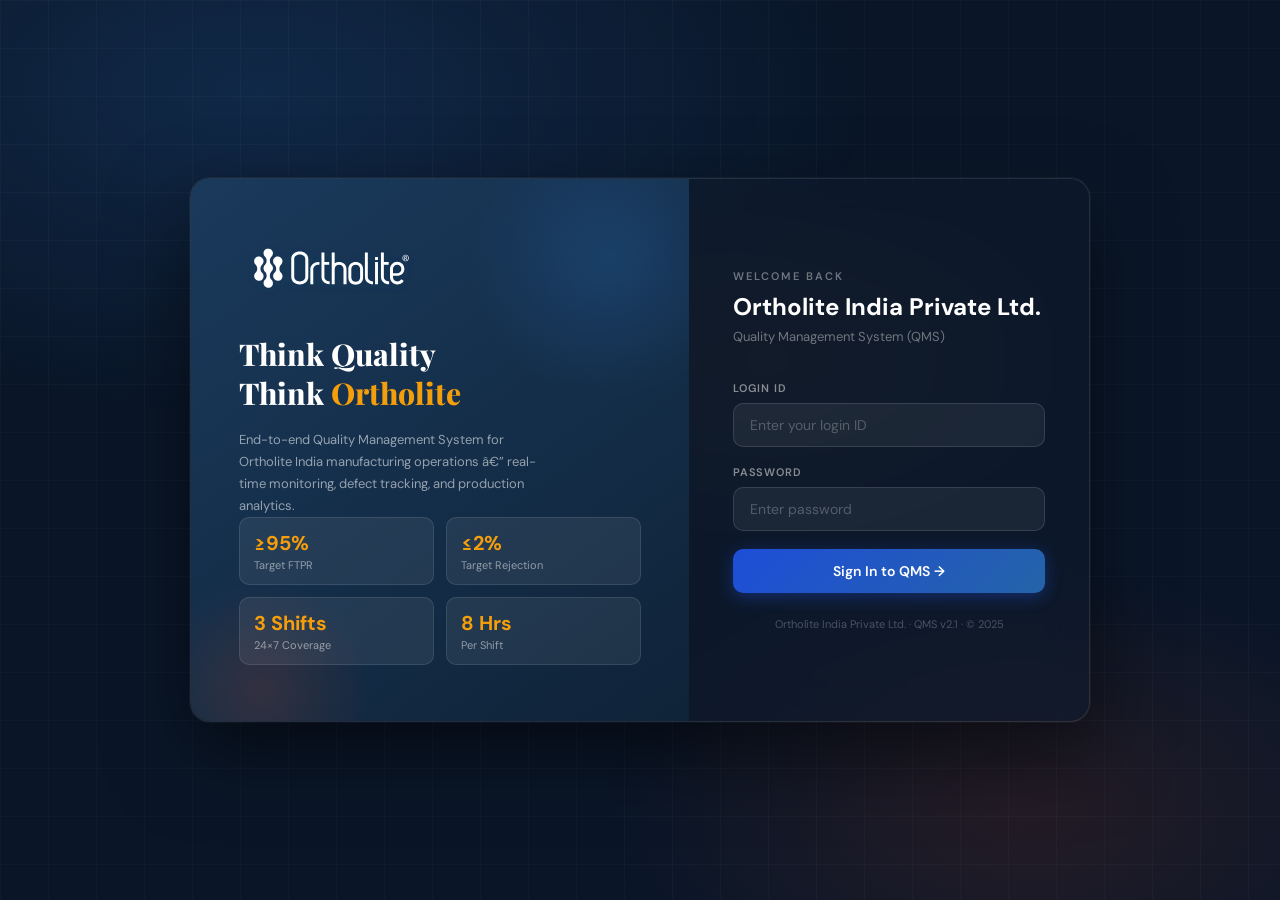
<file: index.html>
﻿<!DOCTYPE html>
<html lang="en">
<head>
<meta charset="UTF-8">
<meta name="viewport" content="width=device-width, initial-scale=1.0">
<title>Ortholite India â€” Quality Management System</title>
<link rel="preconnect" href="https://fonts.googleapis.com">
<link href="https://fonts.googleapis.com/css2?family=DM+Sans:ital,wght@0,300;0,400;0,500;0,600;0,700;1,400&family=Playfair+Display:wght@700;800&display=swap" rel="stylesheet">
<link rel="stylesheet" href="css/main.css">
<style>
body {
  min-height: 100vh;
  background: #0a1628;
  display: flex;
  align-items: center;
  justify-content: center;
  overflow: hidden;
  position: relative;
}
.bg-mesh {
  position: fixed; inset: 0; pointer-events: none; z-index: 0;
  background:
    radial-gradient(ellipse 80% 60% at 20% 10%, rgba(37,99,168,0.25) 0%, transparent 60%),
    radial-gradient(ellipse 60% 50% at 80% 90%, rgba(232,76,30,0.12) 0%, transparent 55%),
    radial-gradient(ellipse 50% 40% at 60% 40%, rgba(245,158,11,0.06) 0%, transparent 50%);
}
.bg-grid {
  position: fixed; inset: 0; pointer-events: none; z-index: 0;
  background-image: linear-gradient(rgba(255,255,255,0.025) 1px, transparent 1px),
    linear-gradient(90deg, rgba(255,255,255,0.025) 1px, transparent 1px);
  background-size: 48px 48px;
}
.login-wrapper {
  position: relative; z-index: 10;
  display: flex; gap: 0;
  background: rgba(255,255,255,0.03);
  border: 1px solid rgba(255,255,255,0.08);
  border-radius: 20px;
  overflow: hidden;
  box-shadow: 0 32px 80px rgba(0,0,0,0.5), 0 0 0 1px rgba(255,255,255,0.05);
  backdrop-filter: blur(20px);
  width: 900px; max-width: 96vw;
  animation: slideUp 0.6s cubic-bezier(0.16,1,0.3,1) both;
}
@keyframes slideUp {
  from { opacity:0; transform: translateY(32px) scale(0.97); }
  to   { opacity:1; transform: translateY(0) scale(1); }
}
.login-brand {
  flex: 1; padding: 56px 48px;
  background: linear-gradient(145deg, #1a3a5c 0%, #0f2338 100%);
  display: flex; flex-direction: column; justify-content: space-between;
  position: relative; overflow: hidden;
}
.login-brand::before {
  content:''; position:absolute; top:-60px; right:-60px;
  width:280px; height:280px; border-radius:50%;
  background: radial-gradient(circle, rgba(37,99,168,0.3) 0%, transparent 70%);
}
.login-brand::after {
  content:''; position:absolute; bottom:-80px; left:-40px;
  width:220px; height:220px; border-radius:50%;
  background: radial-gradient(circle, rgba(232,76,30,0.15) 0%, transparent 70%);
}
.brand-top { position: relative; z-index: 1; }
.brand-logo-img {
  height: 72px;
  display: block;
  margin-bottom: 28px;
}
.brand-tagline {
  font-family: 'Playfair Display', serif;
  font-size: 30px; font-weight: 800; color: white; line-height: 1.3;
  margin-bottom: 16px;
}
.brand-tagline span { color: #f59e0b; }
.brand-desc { font-size: 13px; color: rgba(255,255,255,0.55); line-height: 1.7; max-width: 300px; }
.brand-stats {
  position: relative; z-index: 1;
  display: grid; grid-template-columns: 1fr 1fr; gap: 12px;
}
.stat-pill {
  background: rgba(255,255,255,0.07); border: 1px solid rgba(255,255,255,0.1);
  border-radius: 10px; padding: 12px 14px;
}
.stat-pill .val { font-size: 20px; font-weight: 700; color: #f59e0b; }
.stat-pill .lbl { font-size: 11px; color: rgba(255,255,255,0.5); margin-top: 2px; }
.login-form-side {
  width: 400px; flex-shrink: 0; padding: 52px 44px;
  background: rgba(10,22,40,0.6);
  display: flex; flex-direction: column; justify-content: center;
}
.form-heading { margin-bottom: 8px; font-size: 11px; font-weight: 600; color: rgba(255,255,255,0.4); letter-spacing: 2px; text-transform: uppercase; }
.form-title { font-size: 24px; font-weight: 700; color: white; margin-bottom: 6px; }
.form-subtitle { font-size: 13px; color: rgba(255,255,255,0.4); margin-bottom: 36px; }
.form-group { margin-bottom: 18px; }
.form-group label { display: block; font-size: 11px; font-weight: 600; color: rgba(255,255,255,0.5); letter-spacing: 0.8px; text-transform: uppercase; margin-bottom: 8px; }
.form-group input {
  width: 100%; background: rgba(255,255,255,0.06);
  border: 1px solid rgba(255,255,255,0.12); border-radius: 10px;
  padding: 12px 16px; font-size: 14px; color: white;
  outline: none; transition: all 0.2s; font-family: 'DM Sans', sans-serif;
}
.form-group input::placeholder { color: rgba(255,255,255,0.25); }
.form-group input:focus { border-color: #2563a8; background: rgba(37,99,168,0.12); box-shadow: 0 0 0 3px rgba(37,99,168,0.2); }
.btn-signin {
  width: 100%; padding: 13px; background: linear-gradient(135deg, #1d4ed8, #2563a8);
  color: white; border: none; border-radius: 10px; font-size: 14px; font-weight: 600;
  cursor: pointer; font-family: 'DM Sans', sans-serif;
  transition: all 0.2s; letter-spacing: 0.3px;
  box-shadow: 0 4px 16px rgba(29,78,216,0.4);
}
.btn-signin:hover { transform: translateY(-1px); box-shadow: 0 6px 24px rgba(29,78,216,0.5); }
.btn-signin:active { transform: translateY(0); }
.error-alert {
  background: rgba(239,68,68,0.15); border: 1px solid rgba(239,68,68,0.3);
  color: #fca5a5; font-size: 12px; padding: 10px 14px; border-radius: 8px;
  margin-top: 12px; display: none;
}
.login-footer { text-align: center; margin-top: 24px; font-size: 11px; color: rgba(255,255,255,0.25); }
@media (max-width: 700px) {
  .login-brand { display: none; }
  .login-form-side { width: 100%; padding: 36px 28px; }
}
</style>
</head>
<body>
<div class="bg-mesh"></div>
<div class="bg-grid"></div>

<div class="login-wrapper">
  <div class="login-brand">
    <div class="brand-top">
      <img class="brand-logo-img" src="assets/logo.svg" alt="Ortholite India">
      <div class="brand-tagline">Think Quality<br>Think <span>Ortholite</span></div>
      <div class="brand-desc">End-to-end Quality Management System for Ortholite India manufacturing operations â€” real-time monitoring, defect tracking, and production analytics.</div>
    </div>
    <div class="brand-stats">
      <div class="stat-pill"><div class="val">&#8805;95%</div><div class="lbl">Target FTPR</div></div>
      <div class="stat-pill"><div class="val">&#8804;2%</div><div class="lbl">Target Rejection</div></div>
      <div class="stat-pill"><div class="val">3 Shifts</div><div class="lbl">24&times;7 Coverage</div></div>
      <div class="stat-pill"><div class="val">8 Hrs</div><div class="lbl">Per Shift</div></div>
    </div>
  </div>

  <div class="login-form-side">
    <div class="form-heading">Welcome Back</div>
    <div class="form-title">Ortholite India Private Ltd.</div>
    <div class="form-subtitle">Quality Management System (QMS)</div>

    <div class="form-group">
      <label>Login ID</label>
      <input type="text" id="loginId" placeholder="Enter your login ID" autocomplete="username">
    </div>
    <div class="form-group">
      <label>Password</label>
      <input type="password" id="loginPass" placeholder="Enter password" autocomplete="current-password">
    </div>
    <button class="btn-signin" onclick="doLogin()">Sign In to QMS &rarr;</button>
    <div class="error-alert" id="loginError">&#10060; Invalid credentials. Please check and try again.</div>
    <div class="login-footer">Ortholite India Private Ltd. &middot; QMS v2.1 &middot; &copy; 2025</div>
  </div>
</div>

<script>
const USERS = JSON.parse(localStorage.getItem('qms_users') || 'null') || [
  { name:'Admin User', id:'admin', pass:'admin123', role:'Admin', depts:[] }
];
function doLogin() {
  const id = document.getElementById('loginId').value.trim();
  const pass = document.getElementById('loginPass').value.trim();
  const user = USERS.find(u => u.id === id && u.pass === pass);
  if(user) {
    sessionStorage.setItem('qms_user', JSON.stringify(user));
    window.location.href = 'app.html';
  } else {
    document.getElementById('loginError').style.display = 'block';
  }
}
document.getElementById('loginPass').addEventListener('keydown', e => { if(e.key==='Enter') doLogin(); });
if(sessionStorage.getItem('qms_user')) window.location.href = 'app.html';
</script>
</body>
</html>
</file>
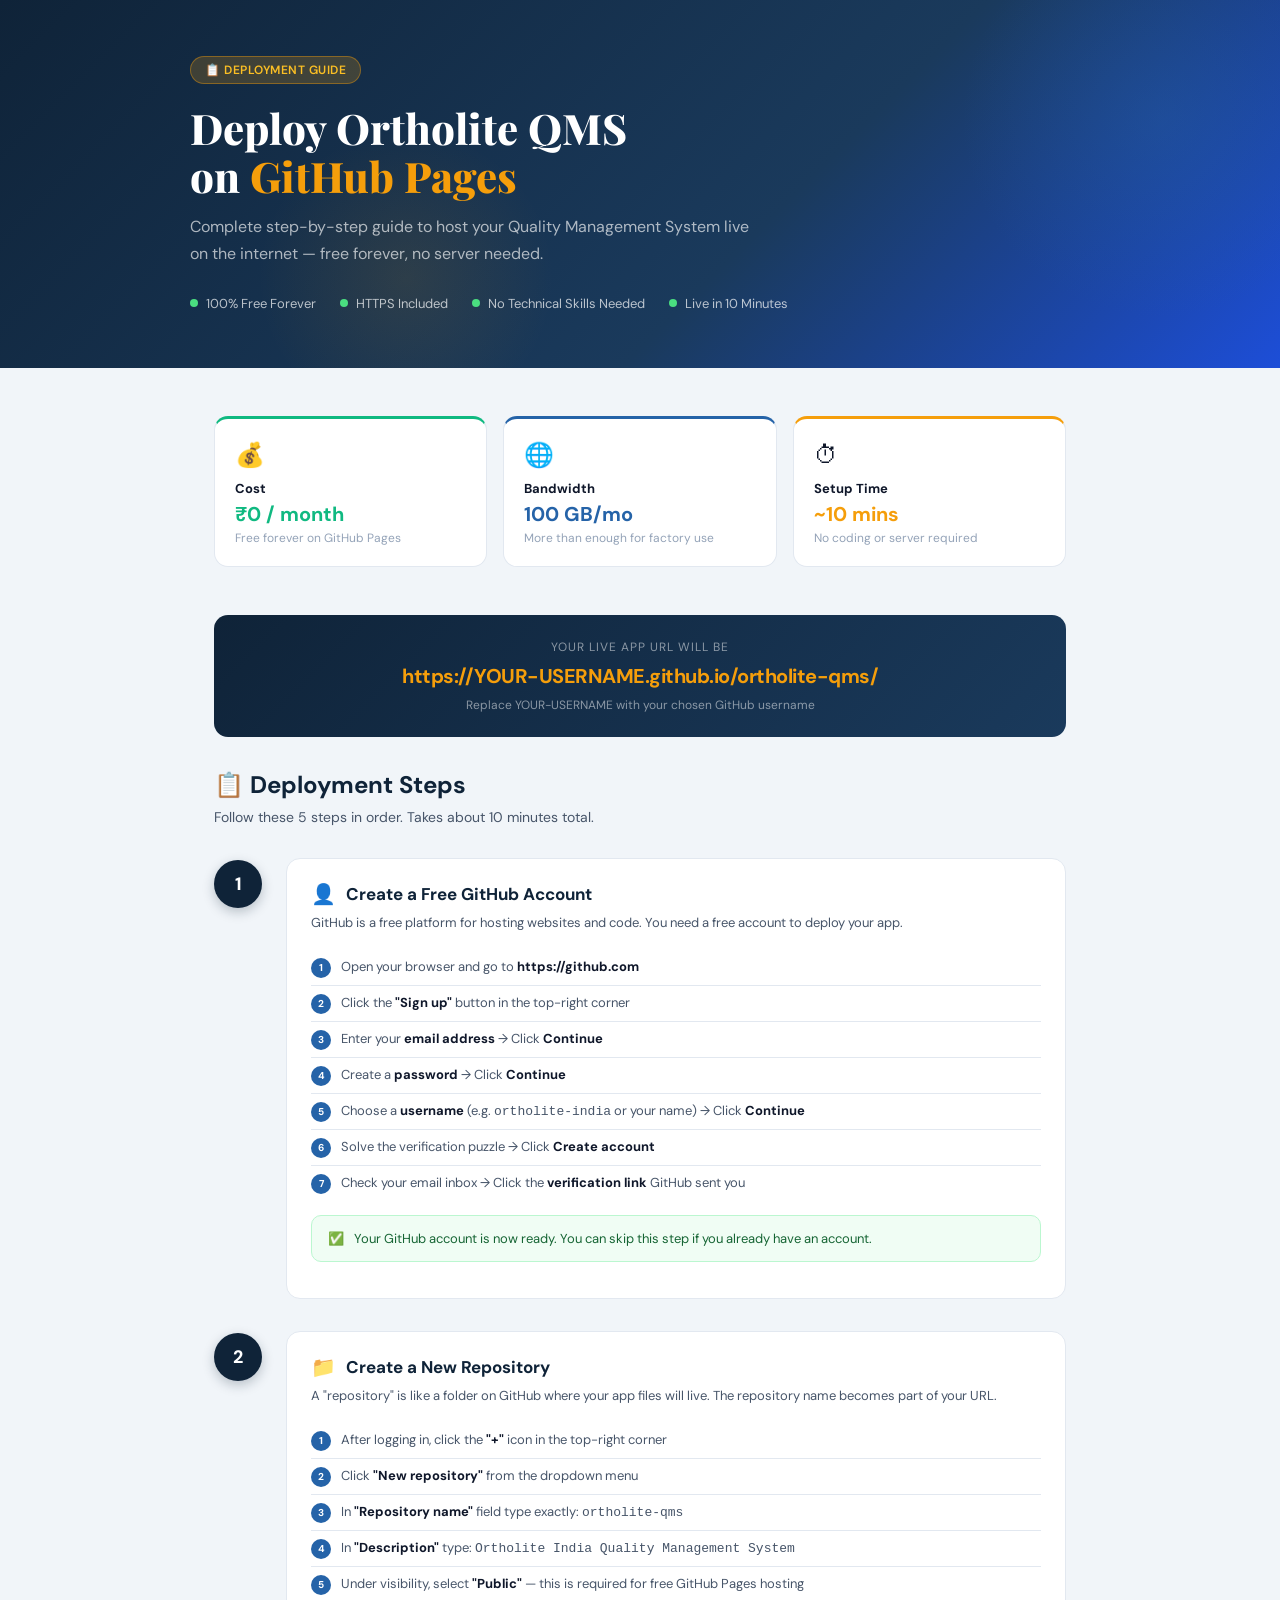
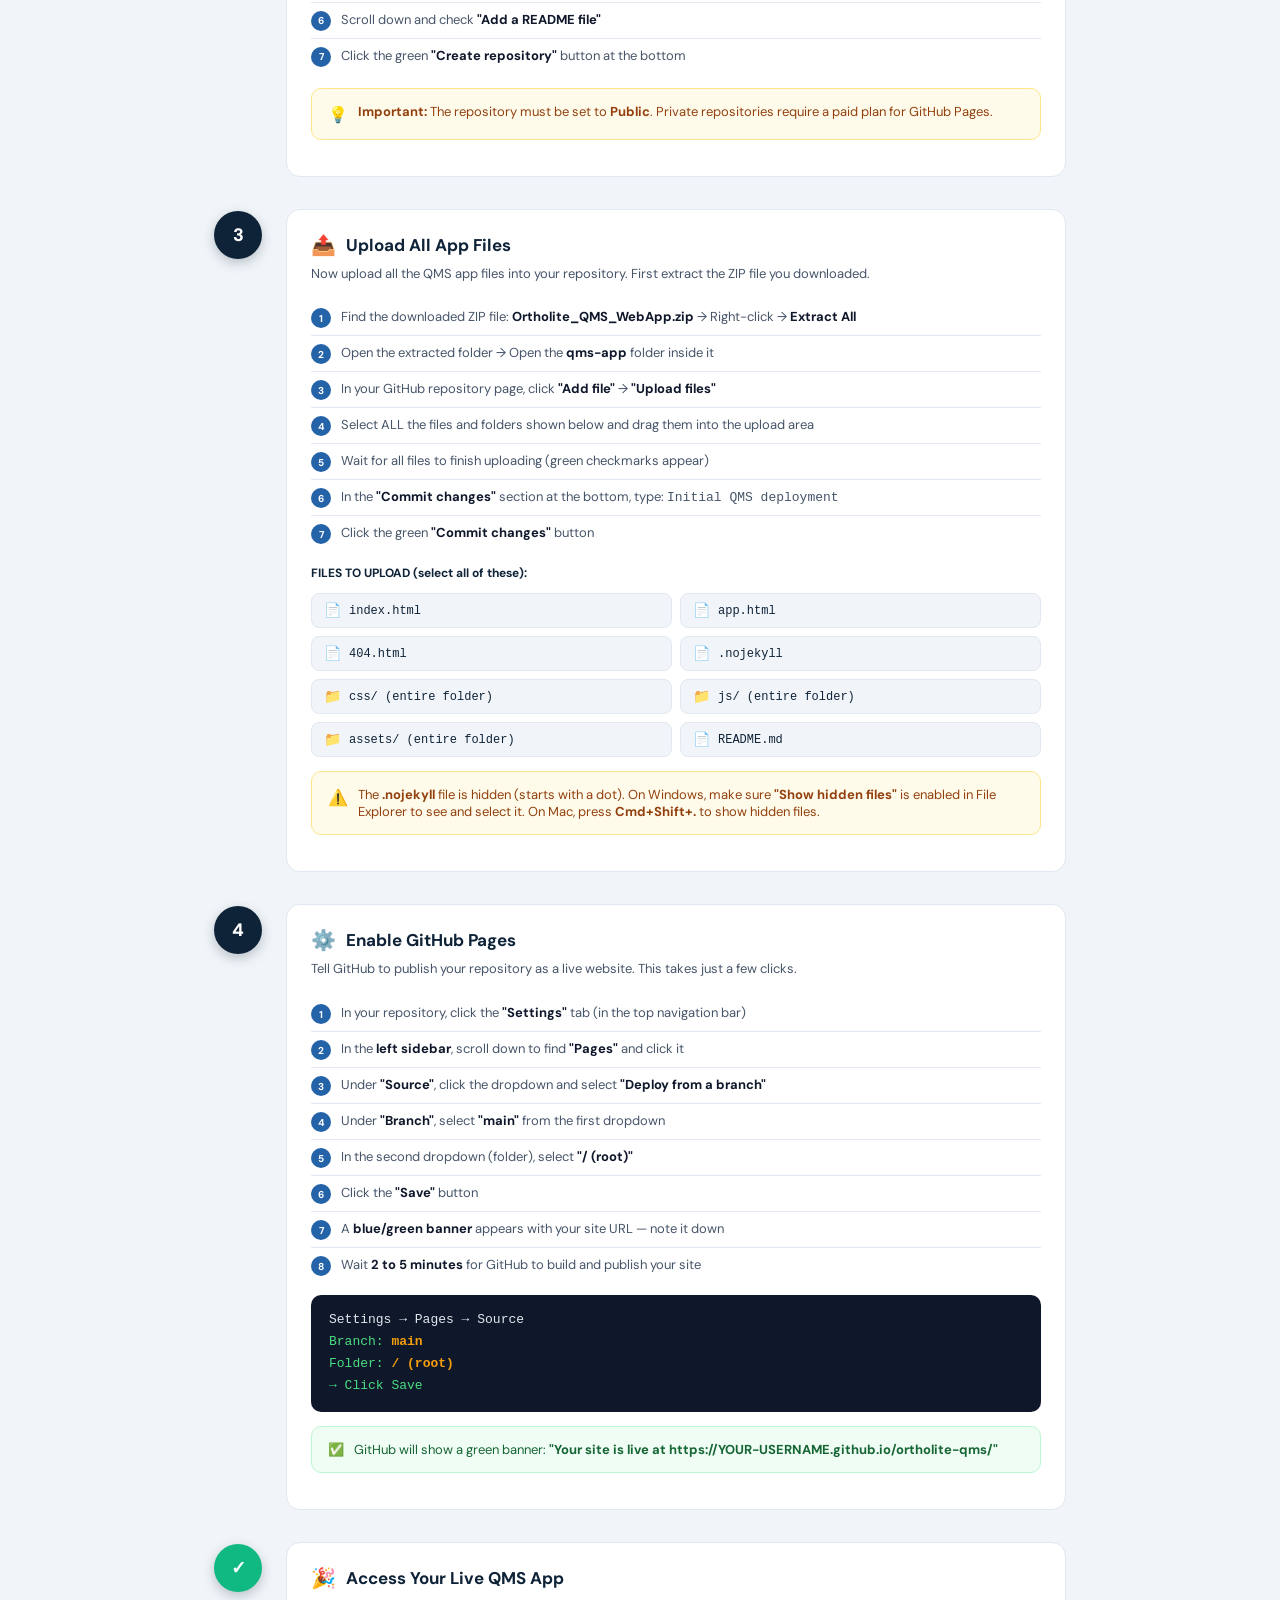
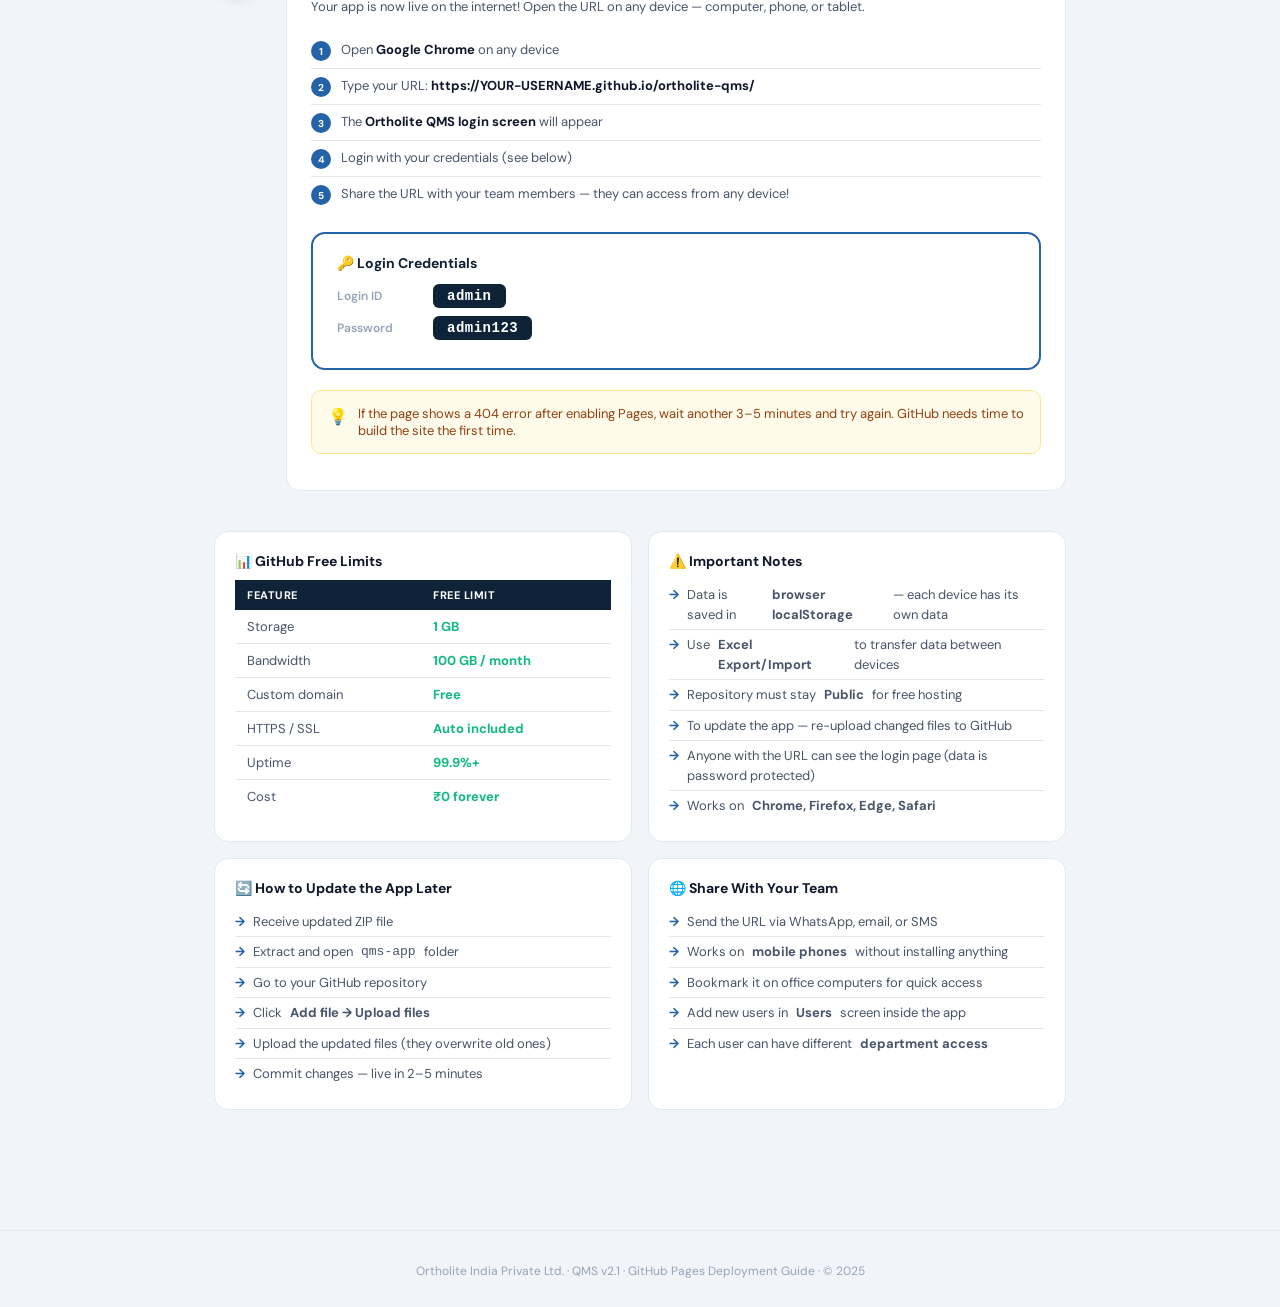
<file: DEPLOYMENT_GUIDE.html>
<!DOCTYPE html>
<html lang="en">
<head>
<meta charset="UTF-8">
<meta name="viewport" content="width=device-width, initial-scale=1.0">
<title>GitHub Pages Deployment Guide — Ortholite QMS</title>
<link href="https://fonts.googleapis.com/css2?family=DM+Sans:wght@300;400;500;600;700&family=Playfair+Display:wght@700;800&display=swap" rel="stylesheet">
<style>
  :root {
    --primary: #0f2338;
    --primary-mid: #1a3a5c;
    --primary-light: #2563a8;
    --accent: #f59e0b;
    --success: #10b981;
    --danger: #ef4444;
    --bg: #f1f5f9;
    --surface: #ffffff;
    --border: #e2e8f0;
    --text: #0f172a;
    --text2: #475569;
    --text3: #94a3b8;
  }
  * { box-sizing: border-box; margin: 0; padding: 0; }
  body { font-family: 'DM Sans', sans-serif; background: var(--bg); color: var(--text); }

  /* HERO */
  .hero {
    background: linear-gradient(135deg, var(--primary) 0%, var(--primary-mid) 60%, #1d4ed8 100%);
    color: white; padding: 56px 48px; position: relative; overflow: hidden;
  }
  .hero::before {
    content:''; position:absolute; top:-80px; right:-80px; width:400px; height:400px;
    border-radius:50%; background: radial-gradient(circle, rgba(37,99,168,0.3) 0%, transparent 70%);
  }
  .hero::after {
    content:''; position:absolute; bottom:-60px; left:20%; width:300px; height:300px;
    border-radius:50%; background: radial-gradient(circle, rgba(245,158,11,0.1) 0%, transparent 70%);
  }
  .hero-inner { max-width: 900px; margin: 0 auto; position: relative; z-index: 1; }
  .hero-badge { display: inline-flex; align-items: center; gap: 8px; background: rgba(245,158,11,0.2); border: 1px solid rgba(245,158,11,0.4); color: #fbbf24; font-size: 12px; font-weight: 600; padding: 5px 14px; border-radius: 99px; margin-bottom: 20px; letter-spacing: 0.5px; }
  .hero h1 { font-family: 'Playfair Display', serif; font-size: 42px; font-weight: 800; line-height: 1.15; margin-bottom: 12px; }
  .hero h1 span { color: var(--accent); }
  .hero p { font-size: 16px; color: rgba(255,255,255,0.65); max-width: 560px; line-height: 1.7; }
  .hero-meta { display: flex; gap: 24px; margin-top: 28px; flex-wrap: wrap; }
  .hero-meta-item { display: flex; align-items: center; gap: 8px; font-size: 13px; color: rgba(255,255,255,0.7); }
  .hero-meta-item .dot { width: 8px; height: 8px; border-radius: 50%; background: #4ade80; }

  /* CONTENT */
  .content { max-width: 900px; margin: 0 auto; padding: 48px 24px 80px; }

  /* QUICK INFO CARDS */
  .info-grid { display: grid; grid-template-columns: repeat(3,1fr); gap: 16px; margin-bottom: 48px; }
  .info-card { background: var(--surface); border: 1px solid var(--border); border-radius: 14px; padding: 20px; border-top: 3px solid; }
  .info-card.green { border-top-color: var(--success); }
  .info-card.blue { border-top-color: var(--primary-light); }
  .info-card.amber { border-top-color: var(--accent); }
  .info-card .ic-icon { font-size: 24px; margin-bottom: 10px; }
  .info-card .ic-title { font-size: 13px; font-weight: 700; color: var(--text); margin-bottom: 4px; }
  .info-card .ic-val { font-size: 20px; font-weight: 700; }
  .info-card.green .ic-val { color: var(--success); }
  .info-card.blue .ic-val { color: var(--primary-light); }
  .info-card.amber .ic-val { color: var(--accent); }
  .info-card .ic-sub { font-size: 12px; color: var(--text3); margin-top: 3px; }

  /* STEPS */
  .steps-title { font-size: 24px; font-weight: 700; color: var(--primary); margin-bottom: 8px; }
  .steps-sub { font-size: 14px; color: var(--text2); margin-bottom: 32px; }

  .step { display: flex; gap: 24px; margin-bottom: 32px; }
  .step-num {
    width: 48px; height: 48px; border-radius: 50%; flex-shrink: 0;
    background: var(--primary); color: white;
    display: flex; align-items: center; justify-content: center;
    font-size: 18px; font-weight: 800; margin-top: 2px;
    box-shadow: 0 4px 12px rgba(15,35,56,0.25);
  }
  .step-num.done { background: var(--success); }
  .step-body { flex: 1; background: var(--surface); border: 1px solid var(--border); border-radius: 14px; padding: 22px 24px; }
  .step-title { font-size: 17px; font-weight: 700; color: var(--primary); margin-bottom: 6px; display: flex; align-items: center; gap: 10px; }
  .step-title .emoji { font-size: 20px; }
  .step-desc { font-size: 13px; color: var(--text2); margin-bottom: 16px; line-height: 1.6; }
  .step-actions { list-style: none; }
  .step-actions li { display: flex; align-items: flex-start; gap: 10px; padding: 7px 0; border-bottom: 1px solid var(--border); font-size: 13px; color: var(--text2); line-height: 1.5; }
  .step-actions li:last-child { border-bottom: none; }
  .step-actions li .num { width: 20px; height: 20px; border-radius: 50%; background: var(--primary-light); color: white; font-size: 10px; font-weight: 700; display: flex; align-items: center; justify-content: center; flex-shrink: 0; margin-top: 1px; }
  .step-actions li strong { color: var(--text); }

  /* CODE BLOCK */
  .code-block { background: #0f172a; color: #e2e8f0; border-radius: 10px; padding: 14px 18px; font-family: 'Courier New', monospace; font-size: 13px; margin: 12px 0; line-height: 1.7; overflow-x: auto; }
  .code-block .hl { color: #f59e0b; font-weight: 700; }
  .code-block .gr { color: #4ade80; }
  .code-block .bl { color: #93c5fd; }

  /* FILE LIST */
  .file-list { display: grid; grid-template-columns: 1fr 1fr; gap: 8px; margin: 12px 0; }
  .file-item { background: var(--bg); border: 1px solid var(--border); border-radius: 8px; padding: 8px 12px; font-size: 12px; font-family: monospace; display: flex; align-items: center; gap: 8px; color: var(--primary); }
  .file-item .fi { font-size: 14px; }

  /* TIP BOX */
  .tip { background: #fffbeb; border: 1px solid #fde68a; border-radius: 10px; padding: 14px 16px; font-size: 13px; color: #92400e; margin: 14px 0; display: flex; gap: 10px; align-items: flex-start; }
  .tip .tip-icon { font-size: 16px; flex-shrink: 0; margin-top: 1px; }
  .success-box { background: #f0fdf4; border: 1px solid #bbf7d0; border-radius: 10px; padding: 14px 16px; font-size: 13px; color: #166534; margin: 14px 0; display: flex; gap: 10px; align-items: flex-start; }

  /* URL DISPLAY */
  .url-display { background: linear-gradient(135deg, var(--primary), var(--primary-mid)); color: white; border-radius: 14px; padding: 24px 28px; margin: 32px 0; text-align: center; }
  .url-display .ud-label { font-size: 12px; color: rgba(255,255,255,0.5); letter-spacing: 1px; text-transform: uppercase; margin-bottom: 8px; }
  .url-display .ud-url { font-size: 20px; font-weight: 700; color: var(--accent); letter-spacing: -0.5px; word-break: break-all; }
  .url-display .ud-note { font-size: 12px; color: rgba(255,255,255,0.5); margin-top: 8px; }

  /* CREDENTIALS */
  .cred-box { background: var(--surface); border: 2px solid var(--primary-light); border-radius: 14px; padding: 20px 24px; margin: 20px 0; }
  .cred-box h4 { font-size: 14px; font-weight: 700; color: var(--primary); margin-bottom: 12px; }
  .cred-row { display: flex; gap: 16px; align-items: center; margin-bottom: 8px; }
  .cred-label { font-size: 12px; color: var(--text3); width: 80px; font-weight: 600; }
  .cred-val { background: var(--primary); color: white; padding: 4px 14px; border-radius: 6px; font-family: monospace; font-size: 14px; font-weight: 700; letter-spacing: 0.5px; }

  /* NOTES */
  .notes-grid { display: grid; grid-template-columns: 1fr 1fr; gap: 16px; margin-top: 40px; }
  .note-card { background: var(--surface); border: 1px solid var(--border); border-radius: 14px; padding: 20px; }
  .note-card h4 { font-size: 14px; font-weight: 700; color: var(--text); margin-bottom: 10px; display: flex; align-items: center; gap: 8px; }
  .note-card ul { list-style: none; }
  .note-card ul li { font-size: 13px; color: var(--text2); padding: 5px 0; border-bottom: 1px solid var(--border); display: flex; align-items: flex-start; gap: 8px; line-height: 1.5; }
  .note-card ul li:last-child { border-bottom: none; }
  .note-card ul li::before { content: '→'; color: var(--primary-light); font-weight: 700; flex-shrink: 0; }

  /* LIMIT TABLE */
  .limit-table { width: 100%; border-collapse: collapse; font-size: 13px; margin-top: 10px; }
  .limit-table th { background: var(--primary); color: white; padding: 8px 12px; text-align: left; font-size: 11px; letter-spacing: 0.5px; text-transform: uppercase; }
  .limit-table td { padding: 8px 12px; border-bottom: 1px solid var(--border); color: var(--text2); }
  .limit-table tr:last-child td { border-bottom: none; }
  .limit-table .ok { color: var(--success); font-weight: 700; }

  /* FOOTER */
  .footer { text-align: center; padding: 32px; font-size: 12px; color: var(--text3); border-top: 1px solid var(--border); margin-top: 40px; }

  @media (max-width: 700px) {
    .hero { padding: 36px 20px; }
    .hero h1 { font-size: 28px; }
    .info-grid { grid-template-columns: 1fr; }
    .file-list { grid-template-columns: 1fr; }
    .notes-grid { grid-template-columns: 1fr; }
    .step { flex-direction: column; gap: 12px; }
    .step-num { width: 36px; height: 36px; font-size: 15px; }
  }
</style>
</head>
<body>

<!-- HERO -->
<div class="hero">
  <div class="hero-inner">
    <div class="hero-badge">📋 DEPLOYMENT GUIDE</div>
    <h1>Deploy Ortholite QMS<br>on <span>GitHub Pages</span></h1>
    <p>Complete step-by-step guide to host your Quality Management System live on the internet — free forever, no server needed.</p>
    <div class="hero-meta">
      <div class="hero-meta-item"><div class="dot"></div> 100% Free Forever</div>
      <div class="hero-meta-item"><div class="dot"></div> HTTPS Included</div>
      <div class="hero-meta-item"><div class="dot"></div> No Technical Skills Needed</div>
      <div class="hero-meta-item"><div class="dot"></div> Live in 10 Minutes</div>
    </div>
  </div>
</div>

<div class="content">

  <!-- INFO CARDS -->
  <div class="info-grid">
    <div class="info-card green">
      <div class="ic-icon">💰</div>
      <div class="ic-title">Cost</div>
      <div class="ic-val">₹0 / month</div>
      <div class="ic-sub">Free forever on GitHub Pages</div>
    </div>
    <div class="info-card blue">
      <div class="ic-icon">🌐</div>
      <div class="ic-title">Bandwidth</div>
      <div class="ic-val">100 GB/mo</div>
      <div class="ic-sub">More than enough for factory use</div>
    </div>
    <div class="info-card amber">
      <div class="ic-icon">⏱</div>
      <div class="ic-title">Setup Time</div>
      <div class="ic-val">~10 mins</div>
      <div class="ic-sub">No coding or server required</div>
    </div>
  </div>

  <!-- YOUR LIVE URL -->
  <div class="url-display">
    <div class="ud-label">Your Live App URL will be</div>
    <div class="ud-url">https://YOUR-USERNAME.github.io/ortholite-qms/</div>
    <div class="ud-note">Replace YOUR-USERNAME with your chosen GitHub username</div>
  </div>

  <!-- STEPS -->
  <div class="steps-title">📋 Deployment Steps</div>
  <div class="steps-sub">Follow these 5 steps in order. Takes about 10 minutes total.</div>

  <!-- STEP 1 -->
  <div class="step">
    <div class="step-num">1</div>
    <div class="step-body">
      <div class="step-title"><span class="emoji">👤</span> Create a Free GitHub Account</div>
      <div class="step-desc">GitHub is a free platform for hosting websites and code. You need a free account to deploy your app.</div>
      <ul class="step-actions">
        <li><span class="num">1</span><span>Open your browser and go to <strong>https://github.com</strong></span></li>
        <li><span class="num">2</span><span>Click the <strong>"Sign up"</strong> button in the top-right corner</span></li>
        <li><span class="num">3</span><span>Enter your <strong>email address</strong> → Click <strong>Continue</strong></span></li>
        <li><span class="num">4</span><span>Create a <strong>password</strong> → Click <strong>Continue</strong></span></li>
        <li><span class="num">5</span><span>Choose a <strong>username</strong> (e.g. <code>ortholite-india</code> or your name) → Click <strong>Continue</strong></span></li>
        <li><span class="num">6</span><span>Solve the verification puzzle → Click <strong>Create account</strong></span></li>
        <li><span class="num">7</span><span>Check your email inbox → Click the <strong>verification link</strong> GitHub sent you</span></li>
      </ul>
      <div class="success-box"><span>✅</span><span>Your GitHub account is now ready. You can skip this step if you already have an account.</span></div>
    </div>
  </div>

  <!-- STEP 2 -->
  <div class="step">
    <div class="step-num">2</div>
    <div class="step-body">
      <div class="step-title"><span class="emoji">📁</span> Create a New Repository</div>
      <div class="step-desc">A "repository" is like a folder on GitHub where your app files will live. The repository name becomes part of your URL.</div>
      <ul class="step-actions">
        <li><span class="num">1</span><span>After logging in, click the <strong>"+"</strong> icon in the top-right corner</span></li>
        <li><span class="num">2</span><span>Click <strong>"New repository"</strong> from the dropdown menu</span></li>
        <li><span class="num">3</span><span>In <strong>"Repository name"</strong> field type exactly: <code>ortholite-qms</code></span></li>
        <li><span class="num">4</span><span>In <strong>"Description"</strong> type: <code>Ortholite India Quality Management System</code></span></li>
        <li><span class="num">5</span><span>Under visibility, select <strong>"Public"</strong> — this is required for free GitHub Pages hosting</span></li>
        <li><span class="num">6</span><span>Scroll down and check <strong>"Add a README file"</strong></span></li>
        <li><span class="num">7</span><span>Click the green <strong>"Create repository"</strong> button at the bottom</span></li>
      </ul>
      <div class="tip"><span class="tip-icon">💡</span><span><strong>Important:</strong> The repository must be set to <strong>Public</strong>. Private repositories require a paid plan for GitHub Pages.</span></div>
    </div>
  </div>

  <!-- STEP 3 -->
  <div class="step">
    <div class="step-num">3</div>
    <div class="step-body">
      <div class="step-title"><span class="emoji">📤</span> Upload All App Files</div>
      <div class="step-desc">Now upload all the QMS app files into your repository. First extract the ZIP file you downloaded.</div>
      <ul class="step-actions">
        <li><span class="num">1</span><span>Find the downloaded ZIP file: <strong>Ortholite_QMS_WebApp.zip</strong> → Right-click → <strong>Extract All</strong></span></li>
        <li><span class="num">2</span><span>Open the extracted folder → Open the <strong>qms-app</strong> folder inside it</span></li>
        <li><span class="num">3</span><span>In your GitHub repository page, click <strong>"Add file"</strong> → <strong>"Upload files"</strong></span></li>
        <li><span class="num">4</span><span>Select ALL the files and folders shown below and drag them into the upload area</span></li>
        <li><span class="num">5</span><span>Wait for all files to finish uploading (green checkmarks appear)</span></li>
        <li><span class="num">6</span><span>In the <strong>"Commit changes"</strong> section at the bottom, type: <code>Initial QMS deployment</code></span></li>
        <li><span class="num">7</span><span>Click the green <strong>"Commit changes"</strong> button</span></li>
      </ul>

      <div style="margin-top:14px;font-size:12px;font-weight:700;color:var(--primary);margin-bottom:8px;">FILES TO UPLOAD (select all of these):</div>
      <div class="file-list">
        <div class="file-item"><span class="fi">📄</span> index.html</div>
        <div class="file-item"><span class="fi">📄</span> app.html</div>
        <div class="file-item"><span class="fi">📄</span> 404.html</div>
        <div class="file-item"><span class="fi">📄</span> .nojekyll</div>
        <div class="file-item"><span class="fi">📁</span> css/ (entire folder)</div>
        <div class="file-item"><span class="fi">📁</span> js/ (entire folder)</div>
        <div class="file-item"><span class="fi">📁</span> assets/ (entire folder)</div>
        <div class="file-item"><span class="fi">📄</span> README.md</div>
      </div>
      <div class="tip"><span class="tip-icon">⚠️</span><span>The <strong>.nojekyll</strong> file is hidden (starts with a dot). On Windows, make sure <strong>"Show hidden files"</strong> is enabled in File Explorer to see and select it. On Mac, press <strong>Cmd+Shift+.</strong> to show hidden files.</span></div>
    </div>
  </div>

  <!-- STEP 4 -->
  <div class="step">
    <div class="step-num">4</div>
    <div class="step-body">
      <div class="step-title"><span class="emoji">⚙️</span> Enable GitHub Pages</div>
      <div class="step-desc">Tell GitHub to publish your repository as a live website. This takes just a few clicks.</div>
      <ul class="step-actions">
        <li><span class="num">1</span><span>In your repository, click the <strong>"Settings"</strong> tab (in the top navigation bar)</span></li>
        <li><span class="num">2</span><span>In the <strong>left sidebar</strong>, scroll down to find <strong>"Pages"</strong> and click it</span></li>
        <li><span class="num">3</span><span>Under <strong>"Source"</strong>, click the dropdown and select <strong>"Deploy from a branch"</strong></span></li>
        <li><span class="num">4</span><span>Under <strong>"Branch"</strong>, select <strong>"main"</strong> from the first dropdown</span></li>
        <li><span class="num">5</span><span>In the second dropdown (folder), select <strong>"/ (root)"</strong></span></li>
        <li><span class="num">6</span><span>Click the <strong>"Save"</strong> button</span></li>
        <li><span class="num">7</span><span>A <strong>blue/green banner</strong> appears with your site URL — note it down</span></li>
        <li><span class="num">8</span><span>Wait <strong>2 to 5 minutes</strong> for GitHub to build and publish your site</span></li>
      </ul>
      <div class="code-block">
Settings → Pages → Source<br>
<span class="gr">Branch:</span>  <span class="hl">main</span><br>
<span class="gr">Folder:</span>  <span class="hl">/ (root)</span><br>
<span class="gr">→ Click Save</span>
      </div>
      <div class="success-box"><span>✅</span><span>GitHub will show a green banner: <strong>"Your site is live at https://YOUR-USERNAME.github.io/ortholite-qms/"</strong></span></div>
    </div>
  </div>

  <!-- STEP 5 -->
  <div class="step">
    <div class="step-num done">✓</div>
    <div class="step-body">
      <div class="step-title"><span class="emoji">🎉</span> Access Your Live QMS App</div>
      <div class="step-desc">Your app is now live on the internet! Open the URL on any device — computer, phone, or tablet.</div>
      <ul class="step-actions">
        <li><span class="num">1</span><span>Open <strong>Google Chrome</strong> on any device</span></li>
        <li><span class="num">2</span><span>Type your URL: <strong>https://YOUR-USERNAME.github.io/ortholite-qms/</strong></span></li>
        <li><span class="num">3</span><span>The <strong>Ortholite QMS login screen</strong> will appear</span></li>
        <li><span class="num">4</span><span>Login with your credentials (see below)</span></li>
        <li><span class="num">5</span><span>Share the URL with your team members — they can access from any device!</span></li>
      </ul>

      <div class="cred-box">
        <h4>🔑 Login Credentials</h4>
        <div class="cred-row">
          <span class="cred-label">Login ID</span>
          <span class="cred-val">admin</span>
        </div>
        <div class="cred-row">
          <span class="cred-label">Password</span>
          <span class="cred-val">admin123</span>
        </div>
      </div>

      <div class="tip"><span class="tip-icon">💡</span><span>If the page shows a 404 error after enabling Pages, wait another 3–5 minutes and try again. GitHub needs time to build the site the first time.</span></div>
    </div>
  </div>

  <!-- ADDITIONAL NOTES -->
  <div class="notes-grid">
    <div class="note-card">
      <h4>📊 GitHub Free Limits</h4>
      <table class="limit-table">
        <thead><tr><th>Feature</th><th>Free Limit</th></tr></thead>
        <tbody>
          <tr><td>Storage</td><td class="ok">1 GB</td></tr>
          <tr><td>Bandwidth</td><td class="ok">100 GB / month</td></tr>
          <tr><td>Custom domain</td><td class="ok">Free</td></tr>
          <tr><td>HTTPS / SSL</td><td class="ok">Auto included</td></tr>
          <tr><td>Uptime</td><td class="ok">99.9%+</td></tr>
          <tr><td>Cost</td><td class="ok">₹0 forever</td></tr>
        </tbody>
      </table>
    </div>
    <div class="note-card">
      <h4>⚠️ Important Notes</h4>
      <ul>
        <li>Data is saved in <strong>browser localStorage</strong> — each device has its own data</li>
        <li>Use <strong>Excel Export/Import</strong> to transfer data between devices</li>
        <li>Repository must stay <strong>Public</strong> for free hosting</li>
        <li>To update the app — re-upload changed files to GitHub</li>
        <li>Anyone with the URL can see the login page (data is password protected)</li>
        <li>Works on <strong>Chrome, Firefox, Edge, Safari</strong></li>
      </ul>
    </div>
    <div class="note-card">
      <h4>🔄 How to Update the App Later</h4>
      <ul>
        <li>Receive updated ZIP file</li>
        <li>Extract and open <code>qms-app</code> folder</li>
        <li>Go to your GitHub repository</li>
        <li>Click <strong>Add file → Upload files</strong></li>
        <li>Upload the updated files (they overwrite old ones)</li>
        <li>Commit changes — live in 2–5 minutes</li>
      </ul>
    </div>
    <div class="note-card">
      <h4>🌐 Share With Your Team</h4>
      <ul>
        <li>Send the URL via WhatsApp, email, or SMS</li>
        <li>Works on <strong>mobile phones</strong> without installing anything</li>
        <li>Bookmark it on office computers for quick access</li>
        <li>Add new users in <strong>Users</strong> screen inside the app</li>
        <li>Each user can have different <strong>department access</strong></li>
      </ul>
    </div>
  </div>

</div>

<div class="footer">
  Ortholite India Private Ltd. · QMS v2.1 · GitHub Pages Deployment Guide · © 2025
</div>

</body>
</html>
</file>
<file: css/main.css>
/* ===== ORTHOLITE QMS — MAIN STYLESHEET ===== */
@import url('https://fonts.googleapis.com/css2?family=DM+Sans:ital,wght@0,300;0,400;0,500;0,600;0,700;1,400&family=Playfair+Display:wght@700;800&display=swap');

:root {
  --primary: #0f2338;
  --primary-mid: #1a3a5c;
  --primary-light: #2563a8;
  --primary-bright: #3b82f6;
  --accent: #e84c1e;
  --accent2: #f59e0b;
  --success: #10b981;
  --success-bg: #d1fae5;
  --success-text: #065f46;
  --warning: #f59e0b;
  --warning-bg: #fef3c7;
  --warning-text: #92400e;
  --danger: #ef4444;
  --danger-bg: #fee2e2;
  --danger-text: #991b1b;
  --info-bg: #dbeafe;
  --info-text: #1e40af;
  --purple-bg: #ede9fe;
  --purple-text: #5b21b6;
  --bg: #f1f5f9;
  --bg2: #e8eef5;
  --surface: #ffffff;
  --surface2: #f8fafc;
  --surface3: #f1f5f9;
  --border: #e2e8f0;
  --border2: #cbd5e1;
  --text: #0f172a;
  --text2: #475569;
  --text3: #94a3b8;
  --text4: #cbd5e1;
  --radius-sm: 6px;
  --radius: 8px;
  --radius-md: 10px;
  --radius-lg: 14px;
  --radius-xl: 18px;
  --shadow-sm: 0 1px 2px rgba(0,0,0,0.05);
  --shadow: 0 1px 3px rgba(0,0,0,0.07), 0 1px 2px rgba(0,0,0,0.04);
  --shadow-md: 0 4px 12px rgba(0,0,0,0.08);
  --shadow-lg: 0 8px 24px rgba(0,0,0,0.1);
  --header-h: 60px;
  --sidebar-w: 232px;
  --sidebar-collapsed: 60px;
}

*,*::before,*::after { box-sizing: border-box; margin: 0; padding: 0; }
html { font-size: 14px; -webkit-font-smoothing: antialiased; }
body { font-family: 'DM Sans', system-ui, sans-serif; background: var(--bg); color: var(--text); }
a { text-decoration: none; color: inherit; }
input, select, textarea, button { font-family: inherit; }

/* ===== SCROLLBAR ===== */
::-webkit-scrollbar { width: 5px; height: 5px; }
::-webkit-scrollbar-track { background: transparent; }
::-webkit-scrollbar-thumb { background: var(--border2); border-radius: 99px; }
::-webkit-scrollbar-thumb:hover { background: var(--text3); }

/* ===== APP HEADER ===== */
.app-header {
  height: var(--header-h);
  background: var(--primary);
  display: flex; align-items: center;
  padding: 0 20px 0 0;
  position: fixed; top: 0; left: 0; right: 0; z-index: 200;
  box-shadow: 0 2px 12px rgba(0,0,0,0.25);
}
.header-brand {
  width: var(--sidebar-w); flex-shrink: 0;
  display: flex; flex-direction: row; align-items: center; gap: 10px;
  padding: 0 20px; height: 100%;
  border-right: 1px solid rgba(255,255,255,0.08);
  transition: width 0.25s;
}
.header-logo { height: 32px; filter: brightness(0) invert(1); flex-shrink: 0; }
.brand-name { font-size: 12px; font-weight: 500; color: rgba(255,255,255,0.7); line-height: 1.5; }
.header-center { flex: 1; padding: 0 24px; }
.breadcrumb { font-size: 12px; color: rgba(255,255,255,0.5); display: flex; align-items: center; gap: 6px; }
.breadcrumb .current { color: rgba(255,255,255,0.9); font-weight: 500; }
.header-right { display: flex; align-items: center; gap: 12px; }
.header-time { font-size: 12px; color: rgba(255,255,255,0.5); font-variant-numeric: tabular-nums; }
.header-shift-badge {
  font-size: 11px; font-weight: 600; padding: 4px 10px; border-radius: 20px;
  background: rgba(245,158,11,0.2); color: #f59e0b; border: 1px solid rgba(245,158,11,0.3);
}
.header-user {
  display: flex; align-items: center; gap: 8px; cursor: pointer;
  padding: 5px 10px 5px 5px; border-radius: 8px;
  transition: background 0.15s;
}
.header-user:hover { background: rgba(255,255,255,0.08); }
.user-avatar {
  width: 30px; height: 30px; border-radius: 50%;
  background: linear-gradient(135deg, #2563a8, #1d4ed8);
  display: flex; align-items: center; justify-content: center;
  font-size: 12px; font-weight: 700; color: white;
}
.user-info { font-size: 12px; color: rgba(255,255,255,0.8); line-height: 1.3; }
.user-info span { display: block; font-size: 10px; color: rgba(255,255,255,0.4); }
.btn-logout {
  background: rgba(255,255,255,0.08); border: 1px solid rgba(255,255,255,0.15);
  color: rgba(255,255,255,0.7); padding: 6px 14px; border-radius: 7px;
  font-size: 12px; cursor: pointer; transition: all 0.15s; font-family: inherit;
}
.btn-logout:hover { background: rgba(239,68,68,0.2); border-color: rgba(239,68,68,0.4); color: #fca5a5; }

/* ===== SIDEBAR ===== */
.app-sidebar {
  width: var(--sidebar-w); position: fixed;
  top: var(--header-h); bottom: 0; left: 0; z-index: 100;
  background: var(--primary-mid);
  overflow-y: auto; overflow-x: hidden;
  display: flex; flex-direction: column;
  transition: width 0.25s;
  border-right: 1px solid rgba(255,255,255,0.06);
}
.sidebar-section { padding: 16px 0 4px; }
.sidebar-label {
  font-size: 9.5px; font-weight: 700; letter-spacing: 1.2px; text-transform: uppercase;
  color: rgba(255,255,255,0.3); padding: 0 16px 6px; white-space: nowrap; overflow: hidden;
}
.nav-item {
  display: flex; align-items: center; gap: 10px;
  padding: 9px 16px; cursor: pointer; font-size: 13px; font-weight: 500;
  color: rgba(255,255,255,0.6); transition: all 0.15s;
  border-left: 3px solid transparent; white-space: nowrap; overflow: hidden;
  text-overflow: ellipsis; user-select: none;
}
.nav-item:hover { background: rgba(255,255,255,0.07); color: rgba(255,255,255,0.9); }
.nav-item.active { background: rgba(37,99,168,0.35); color: white; border-left-color: var(--accent2); }
.nav-item .nav-ico { font-size: 15px; width: 20px; text-align: center; flex-shrink: 0; }
.nav-item .nav-badge {
  margin-left: auto; font-size: 10px; font-weight: 700;
  background: var(--accent); color: white; padding: 1px 6px; border-radius: 99px; flex-shrink: 0;
}
.sidebar-footer {
  margin-top: auto; padding: 16px;
  border-top: 1px solid rgba(255,255,255,0.07);
  font-size: 11px; color: rgba(255,255,255,0.3); text-align: center;
}

/* ===== MAIN CONTENT ===== */
.app-main {
  margin-left: var(--sidebar-w);
  margin-top: var(--header-h);
  min-height: calc(100vh - var(--header-h));
  padding: 28px 28px 40px;
  transition: margin-left 0.25s;
}
.page { display: none; animation: fadeIn 0.25s ease; }
.page.active { display: block; }
@keyframes fadeIn { from { opacity:0; transform: translateY(6px); } to { opacity:1; transform: none; } }

/* ===== PAGE HEADERS ===== */
.page-hdr { margin-bottom: 24px; display: flex; align-items: flex-start; justify-content: space-between; gap: 16px; flex-wrap: wrap; }
.page-hdr-left h2 { font-size: 22px; font-weight: 700; color: var(--text); letter-spacing: -0.5px; }
.page-hdr-left p { font-size: 13px; color: var(--text2); margin-top: 3px; }
.page-hdr-actions { display: flex; gap: 8px; flex-wrap: wrap; }

/* ===== CARDS ===== */
.card {
  background: var(--surface); border-radius: var(--radius-lg);
  border: 1px solid var(--border); box-shadow: var(--shadow);
  overflow: hidden;
}
.card-header {
  padding: 16px 20px; border-bottom: 1px solid var(--border);
  display: flex; align-items: center; justify-content: space-between; gap: 12px;
}
.card-title { font-size: 14px; font-weight: 600; color: var(--text); display: flex; align-items: center; gap: 8px; }
.card-title .ico { font-size: 16px; }
.card-body { padding: 20px; }
.card-body.p0 { padding: 0; }
.mb16 { margin-bottom: 16px; }
.mb24 { margin-bottom: 24px; }

/* ===== GRID LAYOUTS ===== */
.grid-4 { display: grid; grid-template-columns: repeat(4,1fr); gap: 16px; }
.grid-3 { display: grid; grid-template-columns: repeat(3,1fr); gap: 16px; }
.grid-2 { display: grid; grid-template-columns: 1fr 1fr; gap: 16px; }
.grid-2-1 { display: grid; grid-template-columns: 2fr 1fr; gap: 16px; }
@media (max-width: 1200px) { .grid-4 { grid-template-columns: repeat(2,1fr); } }
@media (max-width: 900px) { .grid-3,.grid-2,.grid-2-1 { grid-template-columns: 1fr; } }

/* ===== KPI CARDS ===== */
.kpi-card {
  background: var(--surface); border-radius: var(--radius-lg);
  border: 1px solid var(--border); padding: 18px 20px;
  position: relative; overflow: hidden;
  transition: transform 0.15s, box-shadow 0.15s;
}
.kpi-card:hover { transform: translateY(-2px); box-shadow: var(--shadow-md); }
.kpi-card::before { content:''; position:absolute; top:0; left:0; right:0; height:3px; }
.kpi-card.green::before { background: linear-gradient(90deg, #10b981, #34d399); }
.kpi-card.red::before { background: linear-gradient(90deg, #ef4444, #f87171); }
.kpi-card.amber::before { background: linear-gradient(90deg, #f59e0b, #fbbf24); }
.kpi-card.blue::before { background: linear-gradient(90deg, #2563a8, #3b82f6); }
.kpi-card.purple::before { background: linear-gradient(90deg, #7c3aed, #a78bfa); }
.kpi-icon { font-size: 22px; margin-bottom: 10px; }
.kpi-label { font-size: 11px; font-weight: 600; color: var(--text3); text-transform: uppercase; letter-spacing: 0.7px; margin-bottom: 5px; }
.kpi-value { font-size: 28px; font-weight: 700; letter-spacing: -1px; }
.kpi-value.green { color: #10b981; }
.kpi-value.red { color: #ef4444; }
.kpi-value.amber { color: #f59e0b; }
.kpi-value.blue { color: #2563a8; }
.kpi-value.purple { color: #7c3aed; }
.kpi-sub { font-size: 11px; color: var(--text3); margin-top: 4px; }
.kpi-trend { font-size: 12px; font-weight: 600; margin-top: 8px; display: flex; align-items: center; gap: 4px; }
.kpi-trend.good { color: #10b981; }
.kpi-trend.bad { color: #ef4444; }
.kpi-progress { height: 4px; background: var(--bg); border-radius: 99px; margin-top: 10px; overflow: hidden; }
.kpi-progress-bar { height: 100%; border-radius: 99px; transition: width 0.8s cubic-bezier(0.16,1,0.3,1); }

/* ===== BUTTONS ===== */
.btn {
  display: inline-flex; align-items: center; gap: 6px;
  padding: 8px 16px; border-radius: var(--radius-md);
  font-size: 13px; font-weight: 500; cursor: pointer; border: none;
  transition: all 0.15s; line-height: 1; white-space: nowrap; font-family: inherit;
}
.btn:active { transform: scale(0.98); }
.btn-primary { background: var(--primary-light); color: white; box-shadow: 0 2px 6px rgba(37,99,168,0.3); }
.btn-primary:hover { background: #1d4ed8; box-shadow: 0 3px 10px rgba(37,99,168,0.4); }
.btn-success { background: var(--success); color: white; box-shadow: 0 2px 6px rgba(16,185,129,0.25); }
.btn-success:hover { background: #059669; }
.btn-danger { background: var(--danger); color: white; }
.btn-danger:hover { background: #dc2626; }
.btn-warning { background: var(--warning); color: var(--primary); }
.btn-warning:hover { background: #d97706; color: white; }
.btn-outline { background: white; border: 1.5px solid var(--border2); color: var(--text2); }
.btn-outline:hover { border-color: var(--primary-light); color: var(--primary-light); background: var(--info-bg); }
.btn-ghost { background: transparent; color: var(--text2); }
.btn-ghost:hover { background: var(--surface3); }
.btn-sm { padding: 5px 10px; font-size: 12px; border-radius: 7px; }
.btn-xs { padding: 3px 8px; font-size: 11px; border-radius: 5px; }
.btn-icon { padding: 7px; }

/* ===== FORMS ===== */
.form-grid { display: grid; gap: 14px; }
.form-grid.cols-2 { grid-template-columns: 1fr 1fr; }
.form-grid.cols-3 { grid-template-columns: 1fr 1fr 1fr; }
.form-grid.cols-4 { grid-template-columns: 1fr 1fr 1fr 1fr; }
.field { display: flex; flex-direction: column; gap: 5px; }
.field label { font-size: 11px; font-weight: 600; color: var(--text2); text-transform: uppercase; letter-spacing: 0.5px; }
.field label .req { color: var(--danger); }
.field input, .field select, .field textarea {
  padding: 9px 12px; border: 1.5px solid var(--border);
  border-radius: var(--radius-md); font-size: 13px; color: var(--text);
  background: white; outline: none;
  transition: border-color 0.15s, box-shadow 0.15s;
}
.field input:focus, .field select:focus { border-color: var(--primary-light); box-shadow: 0 0 0 3px rgba(37,99,168,0.1); }
.field input[readonly], .field input[readonly]:focus { background: var(--surface3); color: var(--text2); border-color: var(--border); box-shadow: none; cursor: default; }
.field textarea { resize: vertical; min-height: 80px; }
.field .hint { font-size: 11px; color: var(--text3); }
.input-group { display: flex; }
.input-group input { border-radius: var(--radius-md) 0 0 var(--radius-md); flex: 1; }
.input-group .btn { border-radius: 0 var(--radius-md) var(--radius-md) 0; }

/* ===== TABLES ===== */
.table-wrap { overflow-x: auto; }
table { width: 100%; border-collapse: collapse; font-size: 13px; }
thead th {
  background: var(--primary); color: white;
  padding: 11px 14px; text-align: left;
  font-size: 11px; font-weight: 600; letter-spacing: 0.5px; text-transform: uppercase;
  white-space: nowrap;
}
thead th:first-child { border-radius: 0; }
tbody td { padding: 10px 14px; border-bottom: 1px solid var(--border); vertical-align: middle; color: var(--text2); }
tbody td strong { color: var(--text); }
tbody tr:hover td { background: #f8faff; }
tbody tr:last-child td { border-bottom: none; }
.table-empty { text-align: center; padding: 40px 20px; color: var(--text3); }
.table-empty .ico { font-size: 32px; margin-bottom: 8px; }

/* ===== BADGES ===== */
.badge { display: inline-flex; align-items: center; gap: 4px; padding: 3px 9px; border-radius: 99px; font-size: 11px; font-weight: 600; white-space: nowrap; }
.badge-success { background: var(--success-bg); color: var(--success-text); }
.badge-warning { background: var(--warning-bg); color: var(--warning-text); }
.badge-danger { background: var(--danger-bg); color: var(--danger-text); }
.badge-info { background: var(--info-bg); color: var(--info-text); }
.badge-purple { background: var(--purple-bg); color: var(--purple-text); }
.badge-dark { background: var(--primary); color: white; }
.badge-amber { background: #fef3c7; color: #92400e; }

/* ===== TAGS ===== */
.tag {
  display: inline-flex; align-items: center; gap: 6px;
  background: var(--info-bg); color: var(--info-text);
  padding: 5px 10px; border-radius: 99px; font-size: 12px; font-weight: 500;
  border: 1px solid rgba(37,99,168,0.15); margin: 3px;
}
.tag-remove { cursor: pointer; opacity: 0.6; font-size: 14px; line-height: 1; transition: opacity 0.15s; }
.tag-remove:hover { opacity: 1; color: var(--danger); }

/* ===== PROCESS PILLS ===== */
.process-pill {
  display: inline-flex; align-items: center; gap: 6px;
  padding: 6px 14px; border-radius: 99px; font-size: 12px; font-weight: 500;
  border: 1.5px solid var(--border2); background: white; color: var(--text2);
  cursor: pointer; margin: 3px; transition: all 0.15s;
}
.process-pill.active { background: var(--primary-light); border-color: var(--primary-light); color: white; }
.process-pill:hover:not(.active) { border-color: var(--primary-light); color: var(--primary-light); }

/* ===== TOOLBAR ===== */
.toolbar { display: flex; align-items: center; gap: 10px; flex-wrap: wrap; }
.toolbar .spacer { flex: 1; min-width: 20px; }
.search-input {
  padding: 8px 12px 8px 36px; border: 1.5px solid var(--border);
  border-radius: var(--radius-md); font-size: 13px; width: 220px;
  outline: none; transition: border-color 0.15s; background: white;
  background-image: url("data:image/svg+xml,%3Csvg xmlns='http://www.w3.org/2000/svg' width='14' height='14' viewBox='0 0 24 24' fill='none' stroke='%2394a3b8' stroke-width='2'%3E%3Ccircle cx='11' cy='11' r='8'/%3E%3Cpath d='m21 21-4.35-4.35'/%3E%3C/svg%3E");
  background-repeat: no-repeat; background-position: 10px center;
}
.search-input:focus { border-color: var(--primary-light); }

/* ===== TOAST ===== */
#toast-container {
  position: fixed; bottom: 28px; right: 28px; z-index: 9999;
  display: flex; flex-direction: column; gap: 8px;
}
.toast {
  background: #0f172a; color: white; padding: 12px 18px;
  border-radius: var(--radius-md); font-size: 13px; font-weight: 500;
  box-shadow: 0 8px 24px rgba(0,0,0,0.2);
  display: flex; align-items: center; gap: 10px;
  border-left: 4px solid var(--success);
  animation: toastIn 0.3s cubic-bezier(0.16,1,0.3,1);
  min-width: 260px; max-width: 360px;
}
.toast.error { border-left-color: var(--danger); }
.toast.warning { border-left-color: var(--warning); }
@keyframes toastIn { from { opacity:0; transform: translateX(20px); } to { opacity:1; transform: none; } }

/* ===== MODAL ===== */
.modal-overlay {
  position: fixed; inset: 0; background: rgba(15,23,40,0.55);
  backdrop-filter: blur(4px); z-index: 500;
  display: flex; align-items: center; justify-content: center;
  padding: 20px;
}
.modal {
  background: white; border-radius: var(--radius-xl); padding: 28px;
  width: 520px; max-width: 100%; max-height: 90vh; overflow-y: auto;
  box-shadow: 0 24px 64px rgba(0,0,0,0.18);
  animation: modalIn 0.25s cubic-bezier(0.16,1,0.3,1);
}
@keyframes modalIn { from { opacity:0; transform: scale(0.95) translateY(10px); } to { opacity:1; transform: none; } }
.modal-lg { width: 700px; }
.modal h3 { font-size: 17px; font-weight: 700; color: var(--text); margin-bottom: 6px; }
.modal .sub { font-size: 12px; color: var(--text3); margin-bottom: 20px; }
.modal-actions { display: flex; gap: 8px; justify-content: flex-end; margin-top: 20px; padding-top: 16px; border-top: 1px solid var(--border); }

/* ===== SWITCH ===== */
.switch { position: relative; display: inline-block; width: 38px; height: 22px; }
.switch input { opacity: 0; width: 0; height: 0; }
.slider { position: absolute; cursor: pointer; inset: 0; background: var(--border2); border-radius: 99px; transition: 0.2s; }
.slider:before { position: absolute; content:""; height: 16px; width: 16px; left: 3px; bottom: 3px; background: white; border-radius: 50%; transition: 0.2s; }
input:checked + .slider { background: var(--primary-light); }
input:checked + .slider:before { transform: translateX(16px); }

/* ===== SECTION DIVIDER ===== */
.section-divider { display: flex; align-items: center; gap: 10px; margin: 20px 0 16px; }
.section-divider span { font-size: 12px; font-weight: 700; color: var(--primary); text-transform: uppercase; letter-spacing: 0.8px; white-space: nowrap; }
.section-divider::before, .section-divider::after { content:''; flex:1; height:1px; background: var(--border); }

/* ===== ENTRY FORM SPECIAL ===== */
.entry-banner {
  background: linear-gradient(135deg, var(--primary), var(--primary-mid));
  color: white; padding: 16px 22px; border-radius: var(--radius-lg) var(--radius-lg) 0 0;
  display: flex; align-items: center; justify-content: space-between;
}
.entry-banner h3 { font-size: 15px; font-weight: 600; }
.live-dot { width: 8px; height: 8px; border-radius: 50%; background: #4ade80; display: inline-block; margin-right: 6px; animation: pulse 1.5s infinite; }
@keyframes pulse { 0%,100%{opacity:1;transform:scale(1)} 50%{opacity:0.5;transform:scale(1.3)} }
.auto-pill { background: rgba(245,158,11,0.2); border: 1px solid rgba(245,158,11,0.4); color: #f59e0b; font-size: 10px; font-weight: 700; padding: 2px 7px; border-radius: 99px; margin-left: 6px; vertical-align: middle; }

/* ===== DEFECT ROW ===== */
.defect-entry-row { display: grid; grid-template-columns: 1fr 120px 36px; gap: 8px; align-items: center; margin-bottom: 8px; }
.defect-entry-row select, .defect-entry-row input { padding: 8px 10px; border: 1.5px solid var(--border); border-radius: var(--radius-md); font-size: 13px; outline: none; transition: border-color 0.15s; width: 100%; }
.defect-entry-row select:focus, .defect-entry-row input:focus { border-color: var(--primary-light); }

/* ===== SHIFT CARDS ===== */
.shift-card { border-radius: var(--radius-lg); overflow: hidden; border: 1px solid var(--border); }
.shift-card-hdr { padding: 14px 18px; color: white; display: flex; align-items: center; justify-content: space-between; }
.shift-card-hdr.a { background: linear-gradient(135deg, #059669, #10b981); }
.shift-card-hdr.b { background: linear-gradient(135deg, #1d4ed8, #3b82f6); }
.shift-card-hdr.c { background: linear-gradient(135deg, #c2410c, #f97316); }
.shift-hour-row { display: flex; justify-content: space-between; padding: 9px 18px; border-bottom: 1px solid var(--border); font-size: 12px; }
.shift-hour-row:last-child { border-bottom: none; }
.shift-hour-row .hr-num { font-weight: 600; color: var(--text2); }
.shift-hour-row .hr-time { color: var(--text3); }

/* ===== ODOO INFO ===== */
.odoo-info { background: var(--info-bg); border: 1px solid rgba(37,99,168,0.2); border-radius: var(--radius-md); padding: 12px 14px; font-size: 12px; color: var(--info-text); margin: 12px 0; }
.odoo-info code { background: rgba(37,99,168,0.1); padding: 1px 5px; border-radius: 4px; font-size: 11px; }

/* ===== STAT CHANGE INDICATORS ===== */
.stat-bar { background: var(--bg); height: 6px; border-radius: 99px; margin-top: 6px; overflow: hidden; }
.stat-bar-fill { height: 100%; border-radius: 99px; }

/* ===== HAMBURGER BUTTON ===== */
.btn-hamburger {
  display: none;
  flex-direction: column;
  justify-content: center;
  align-items: center;
  gap: 5px;
  width: 36px; height: 36px;
  background: rgba(255,255,255,0.1);
  border: none; border-radius: 8px;
  cursor: pointer; padding: 7px; flex-shrink: 0;
}
.btn-hamburger span {
  display: block; width: 20px; height: 2px;
  background: white; border-radius: 2px;
}

/* ===== SIDEBAR OVERLAY ===== */
.sidebar-overlay {
  display: none; position: fixed; inset: 0;
  background: rgba(0,0,0,0.5); z-index: 150;
}
.sidebar-overlay.visible { display: block; }

/* ===== RESPONSIVE ===== */
@media (max-width: 768px) {
  .app-sidebar { width: var(--sidebar-collapsed); }
  .app-sidebar .sidebar-label, .app-sidebar .nav-item > span:last-child { display: none; }
  .app-main { margin-left: var(--sidebar-collapsed); padding: 16px; }
  .grid-4 { grid-template-columns: 1fr 1fr; }
  .form-grid.cols-4, .form-grid.cols-3 { grid-template-columns: 1fr 1fr; }
  .form-grid.cols-2 { grid-template-columns: 1fr; }
}

/* ===== MOBILE ≤600px ===== */
@media (max-width: 600px) {
  .btn-hamburger { display: flex; }

  /* Header */
  .header-brand { width: auto; padding: 0 10px; gap: 8px; }
  .header-brand img { height: 30px; }
  .brand-name { display: none; }
  .header-center { display: none; }
  .header-time { display: none; }
  .user-info { display: none; }
  .header-shift-badge { font-size: 10px; padding: 3px 7px; }
  .btn-logout { padding: 6px 10px; font-size: 11px; }

  /* Sidebar — full overlay drawer */
  .app-sidebar {
    width: 240px;
    transform: translateX(-100%);
    transition: transform 0.28s cubic-bezier(0.4,0,0.2,1);
    z-index: 200;
  }
  .app-sidebar.mobile-open { transform: translateX(0); }
  .app-sidebar .sidebar-label,
  .app-sidebar .nav-item > span:last-child { display: block; }

  /* Main content — full width, no sidebar offset */
  .app-main { margin-left: 0; padding: 12px; }

  /* All grids collapse to 1 column */
  .grid-4, .grid-3, .grid-2, .grid-2-1 { grid-template-columns: 1fr; }
  .form-grid.cols-4, .form-grid.cols-3,
  .form-grid.cols-2 { grid-template-columns: 1fr; }

  /* Prevent iOS auto-zoom on input focus */
  .field input, .field select, .field textarea { font-size: 16px; }

  /* Touch-friendly tap targets */
  .btn { min-height: 44px; }
  .nav-item { padding: 12px 16px; }
  .field input, .field select { min-height: 44px; }
}
</file>
